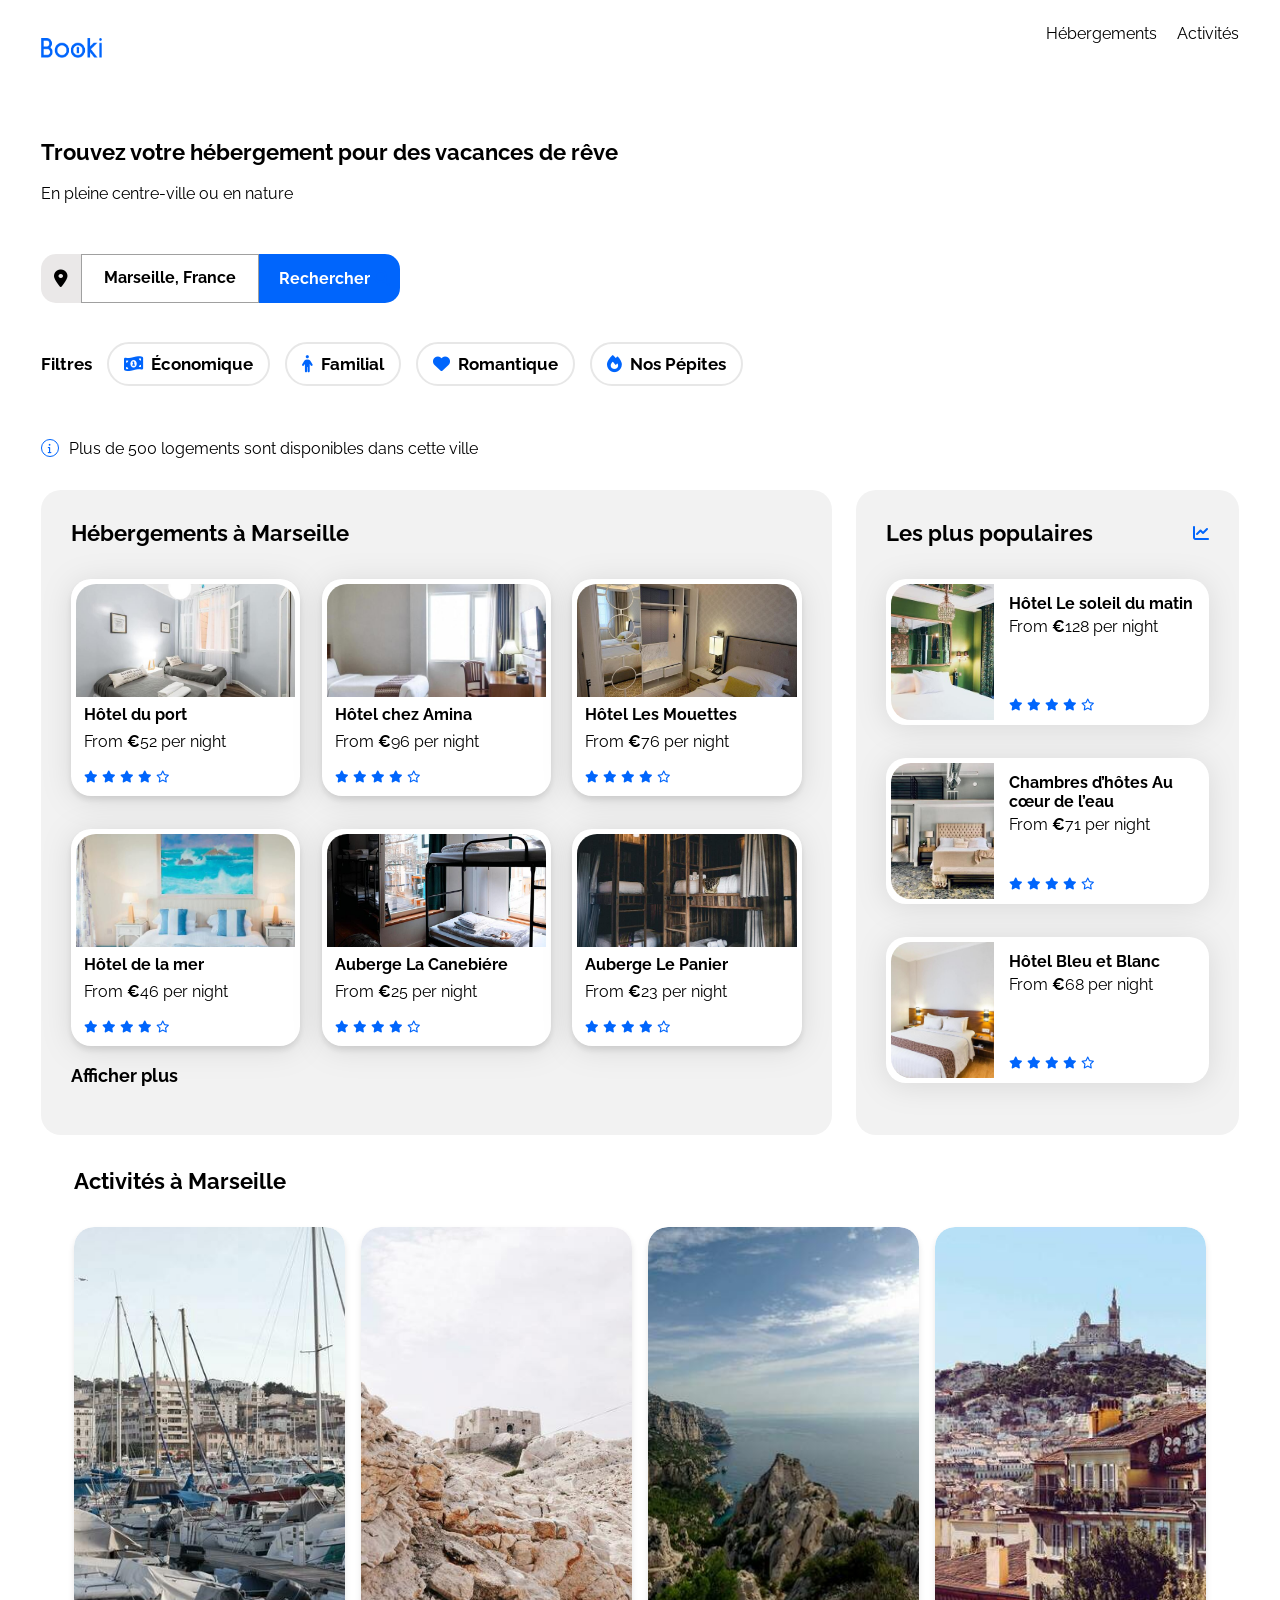
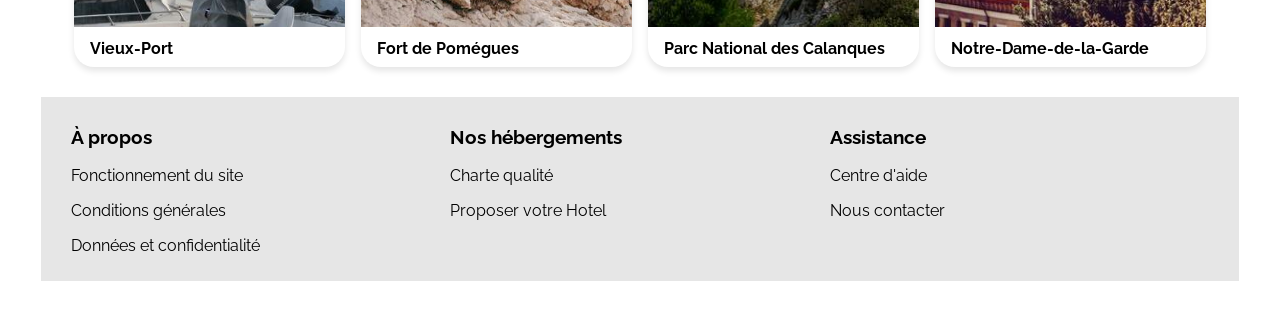
<file: EN-Booki-Starter-Code-main/index.html>
<!DOCTYPE html>
<html lang="fr">

<head>
    <meta charset="UTF-8">
    <meta name="viewport" content="width=device-width, initial-scale=1.0">
    <title>Booki</title>
    <link rel="preconnect" href="https://fonts.googleapis.com">
    <link rel="preconnect" href="https://fonts.gstatic.com" crossorigin>
    <link href="https://fonts.googleapis.com/css2?family=Raleway:wght@400;500;700&display=swap" rel="stylesheet">
    <link rel="stylesheet" href="https://cdnjs.cloudflare.com/ajax/libs/font-awesome/6.2.1/css/all.min.css"
        integrity="sha512-MV7K8+y+gLIBoVD59lQIYicR65iaqukzvf/nwasF0nqhPay5w/9lJmVM2hMDcnK1OnMGCdVK+iQrJ7lzPJQd1w=="
        crossorigin="anonymous" referrerpolicy="no-referrer" />
    <link rel="stylesheet" href="./css/style.css">
</head>

<body>

    <div class="nav-header">
        <header>
            <a href="#" class="logo">
                <img src="./images/logo/Booki.png" alt="Booki">
            </a>
        </header>
        <nav class="navbar">
            <ul class="nav-links">
                <li class="li-title"><a href="#">Hébergements</a></li>
                <li class="li-title"><a href="#">Activités</a></li>
            </ul>
        </nav>
    </div>
    <div class="main-container">
        <section class="search-section">
            <div class="title">
                <h1>
                    Trouvez votre hébergement pour des vacances de rêve
                </h1>
                <p>
                    En pleine centre-ville ou en nature
                </p>
            </div>

            <div class="search-bar">
                <div class="icon-box">
                    <i class="fa-solid fa-location-dot" style="color: #000000;"></i>
                </div>
                <input type="text" placeholder="Marseille, France">
                <button class="search-btn">
                    <span class="btn-text">Rechercher</span>
                    <i class="fa-solid fa-magnifying-glass search-icon"></i>
                </button>
            </div>

            <div class="filtres">
                <h2>
                    Filtres
                </h2>
                <ul class="filtres-list">

                    <li class="fltr-img"><a href="#"><i class="fa-solid fa-money-bill-1-wave"></i><b>Économique</b></a>
                    </li>

                    <li class="fltr-img"><a href="#"><i class="fa-solid fa-person"></i><b>Familial</b></a></li>

                    <li class="fltr-img"><a href="#"><i class="fa-solid fa-heart"></i><b>Romantique</b></a></li>

                    <li class="fltr-img"><a href="#"><i class="fa-solid fa-fire"></i><b>Nos Pépites</b></a></li>

                </ul>
            </div>

            <div class="info">
                <i class="fa-solid fa-info"></i>
                <p>
                    Plus de 500 logements sont disponibles dans cette ville
                </p>
            </div>
        </section>

        <main class="content-wrapper">
            <div class="accommodation-and-popular">
                <section class="accommodation">
                    <h3 class="section-title">Hébergements à Marseille</h3>
                    <div class="accommodation-cards">
                        <article class="card">
                            <a href="#">
                                <img src="./images/accommodation/fred-kleber.jpg" alt="Image of hotel room showing bed">
                                <div class="card-content">
                                    <div class="card-txt">
                                        <h3 class="card-title">Hôtel du port</h3>
                                        <p class="card-subtitle">From <span class="euro">€</span>52 per night</p>
                                    </div>
                                    <div class="card-rating">
                                        <i class="fa-xs fa-solid fa-star" aria-hidden="true"></i>
                                        <i class="fa-xs fa-solid fa-star" aria-hidden="true"></i>
                                        <i class="fa-xs fa-solid fa-star" aria-hidden="true"></i>
                                        <i class="fa-xs fa-solid fa-star" aria-hidden="true"></i>
                                        <i class="fa-xs fa-regular fa-star" aria-hidden="true"></i>
                                        <span class="sr-only">Rated 4 out of 5</span>
                                    </div>
                                </div>
                            </a>
                        </article>
                        <article class="card">
                            <a href="#">
                                <img src="./images/accommodation/febrian-zakaria.jpg"
                                    alt="Image of hotel room showing bed">
                                <div class="card-content">
                                    <div class="card-txt">
                                        <h3 class="card-title">Hôtel chez Amina</h3>
                                        <p class="card-subtitle">From <span class="euro">€</span>96 per night</p>
                                    </div>
                                    <div class="card-rating">
                                        <i class="fa-xs fa-solid fa-star" aria-hidden="true"></i>
                                        <i class="fa-xs fa-solid fa-star" aria-hidden="true"></i>
                                        <i class="fa-xs fa-solid fa-star" aria-hidden="true"></i>
                                        <i class="fa-xs fa-solid fa-star" aria-hidden="true"></i>
                                        <i class="fa-xs fa-regular fa-star" aria-hidden="true"></i>
                                        <span class="sr-only">Rated 4 out of 5</span>
                                    </div>
                                </div>
                            </a>
                        </article>
                        <article class="card">
                            <a href="#">
                                <img src="./images/accommodation/reisetopia.jpg" alt="Image of hotel room showing bed">
                                <div class="card-content">
                                    <div class="card-txt">
                                        <h3 class="card-title">Hôtel Les Mouettes</h3>
                                        <p class="card-subtitle">From <span class="euro">€</span>76 per night</p>
                                    </div>
                                    <div class="card-rating">
                                        <i class="fa-xs fa-solid fa-star" aria-hidden="true"></i>
                                        <i class="fa-xs fa-solid fa-star" aria-hidden="true"></i>
                                        <i class="fa-xs fa-solid fa-star" aria-hidden="true"></i>
                                        <i class="fa-xs fa-solid fa-star" aria-hidden="true"></i>
                                        <i class="fa-xs fa-regular fa-star" aria-hidden="true"></i>
                                        <span class="sr-only">Rated 4 out of 5</span>
                                    </div>
                                </div>
                            </a>
                        </article>
                        <article class="card">
                            <a href="#">
                                <img src="./images/accommodation/annie-spratt.jpg"
                                    alt="Image of hotel room showing bed">
                                <div class="card-content">
                                    <div class="card-txt">
                                        <h3 class="card-title">Hôtel de la mer</h3>
                                        <p class="card-subtitle">From <span class="euro">€</span>46 per night</p>
                                    </div>
                                    <div class="card-rating">
                                        <i class="fa-xs fa-solid fa-star" aria-hidden="true"></i>
                                        <i class="fa-xs fa-solid fa-star" aria-hidden="true"></i>
                                        <i class="fa-xs fa-solid fa-star" aria-hidden="true"></i>
                                        <i class="fa-xs fa-solid fa-star" aria-hidden="true"></i>
                                        <i class="fa-xs fa-regular fa-star" aria-hidden="true"></i>
                                        <span class="sr-only">Rated 4 out of 5</span>
                                    </div>
                                </div>
                            </a>
                        </article>
                        <article class="card">
                            <a href="#">
                                <img src="./images/accommodation/marcus-loke.jpg" alt="Image of hotel room showing bed">
                                <div class="card-content">
                                    <div class="card-txt">
                                        <h3 class="card-title">Auberge La Canebiére</h3>
                                        <p class="card-subtitle">From <span class="euro">€</span>25 per night</p>
                                    </div>
                                    <div class="card-rating">
                                        <i class="fa-xs fa-solid fa-star" aria-hidden="true"></i>
                                        <i class="fa-xs fa-solid fa-star" aria-hidden="true"></i>
                                        <i class="fa-xs fa-solid fa-star" aria-hidden="true"></i>
                                        <i class="fa-xs fa-solid fa-star" aria-hidden="true"></i>
                                        <i class="fa-xs fa-regular fa-star" aria-hidden="true"></i>
                                        <span class="sr-only">Rated 4 out of 5</span>
                                    </div>
                                </div>
                            </a>
                        </article>
                        <article class="card">
                            <a href="#">
                                <img src="./images/accommodation/nicate-lee.jpg" alt="Image of hotel room showing bed">
                                <div class="card-content">
                                    <div class="card-txt">
                                        <h3 class="card-title">Auberge Le Panier</h3>
                                        <p class="card-subtitle">From <span class="euro">€</span>23 per night</p>
                                    </div>
                                    <div class="card-rating">
                                        <i class="fa-xs fa-solid fa-star" aria-hidden="true"></i>
                                        <i class="fa-xs fa-solid fa-star" aria-hidden="true"></i>
                                        <i class="fa-xs fa-solid fa-star" aria-hidden="true"></i>
                                        <i class="fa-xs fa-solid fa-star" aria-hidden="true"></i>
                                        <i class="fa-xs fa-regular fa-star" aria-hidden="true"></i>
                                        <span class="sr-only">Rated 4 out of 5</span>
                                    </div>
                                </div>
                            </a>
                        </article>
                    </div>
                    <h3 class="see-more"><a href="#">Afficher plus</a></h3>
                </section>
                <section class="popular">
                    <div class="popular-title">
                        <h3 class="section-title">Les plus populaires</h3>
                        <i class="fa-solid fa-chart-line" aria-hidden="true"></i>
                    </div>
                    <div class="popular-cards">
                        <article class="card">
                            <a href="#">
                            <img src="./images/accommodation/emile-guillemot.jpg" alt="Image of hotel room showing bed">
                            <div class="card-content">
                                <div class="card-txt">
                                    <h3 class="card-title">Hôtel Le soleil du matin</h3>
                                    <p class="card-subtitle">From <span class="euro">€</span>128 per night</p>
                                </div>
                                <div class="card-rating">
                                    <i class="fa-xs fa-solid fa-star" aria-hidden="true"></i>
                                    <i class="fa-xs fa-solid fa-star" aria-hidden="true"></i>
                                    <i class="fa-xs fa-solid fa-star" aria-hidden="true"></i>
                                    <i class="fa-xs fa-solid fa-star" aria-hidden="true"></i>
                                    <i class="fa-xs fa-regular fa-star" aria-hidden="true"></i>
                                    <span class="sr-only">Rated 4 out of 5</span>
                                </div>
                            </div>
                            </a>
                        </article>
                        <article class="card">
                            <a href="#">
                            <img src="./images/accommodation/aw-creative.jpg" alt="Image of hotel room showing bed">
                            <div class="card-content">
                                <div class="card-txt">
                                    <h3 class="card-title">Chambres d’hôtes Au cœur de l’eau</h3>
                                    <p class="card-subtitle">From <span class="euro">€</span>71 per night</p>
                                </div>
                                <div class="card-rating">
                                    <i class="fa-xs fa-solid fa-star" aria-hidden="true"></i>
                                    <i class="fa-xs fa-solid fa-star" aria-hidden="true"></i>
                                    <i class="fa-xs fa-solid fa-star" aria-hidden="true"></i>
                                    <i class="fa-xs fa-solid fa-star" aria-hidden="true"></i>
                                    <i class="fa-xs fa-regular fa-star" aria-hidden="true"></i>
                                    <span class="sr-only">Rated 4 out of 5</span>
                                </div>
                            </div>
                            </a>
                        </article>
                        <article class="card">
                            <a href="#">
                            <img src="./images/accommodation/febrian-zakaria2.jpg"
                                alt="Image of hotel room showing bed">
                            <div class="card-content">
                                <div class="card-txt">
                                    <h3 class="card-title">Hôtel Bleu et Blanc</h3>
                                    <p class="card-subtitle">From <span class="euro">€</span>68 per night</p>
                                </div>
                                <div class="card-rating">
                                    <i class="fa-xs fa-solid fa-star" aria-hidden="true"></i>
                                    <i class="fa-xs fa-solid fa-star" aria-hidden="true"></i>
                                    <i class="fa-xs fa-solid fa-star" aria-hidden="true"></i>
                                    <i class="fa-xs fa-solid fa-star" aria-hidden="true"></i>
                                    <i class="fa-xs fa-regular fa-star" aria-hidden="true"></i>
                                    <span class="sr-only">Rated 4 out of 5</span>
                                </div>
                            </div>
                            </a>
                        </article>
                    </div>
                </section>
            </div>
        </main>

        <section class="activities">

            <h2 class="section-title">
                Activités à Marseille
            </h2>

            <div class="activities-cards">

                <article class="activity-card">
                    <a href="#">
                        <img src="./images/activites/reno-laithienne.jpg"
                            alt="Image montrant une activité de visite guidée en bateau">
                        <h3 class="card-title">
                            Vieux-Port
                        </h3>
                    </a>
                </article>

                <article class="activity-card">
                    <a href="#">
                        <img src="./images/activites/paul-hermann.jpg"
                            alt="Image montrant une activité de visite guidée en bateau">
                        <h3 class="card-title">
                            Fort de Pomégues
                        </h3>
                    </a>
                </article>

                <article class="activity-card">
                    <a href="#">
                        <img src="./images/activites/kilyan-sockalingum.jpg"
                            alt="Image montrant une activité de visite guidée en bateau">
                        <h3 class="card-title">
                            Parc National des Calanques
                        </h3>
                    </a>
                </article>

                <article class="activity-card">
                    <a href="#">
                        <img src="./images/activites/florian-wehde.jpg"
                            alt="Image montrant une activité de visite guidée en bateau">
                        <h3 class="card-title">
                            Notre-Dame-de-la-Garde
                        </h3>
                    </a>
                </article>
            </div>
        </section>

        <footer>
            <div class="footer">
                <div class="footer-content">
                    <h3>
                        À propos
                    </h3>
                    <a href="#">
                        <p>
                            Fonctionnement du site
                        </p>
                    </a>
                    <a href="#">
                        <p>
                            Conditions générales
                        </p>
                    </a>
                    <a href="#">
                        <p>
                            Données et confidentialité
                        </p>
                    </a>
                </div>
                <div class="footer-content">
                    <h3>
                        Nos hébergements
                    </h3>
                    <a href="#">
                        <p>
                            Charte qualité
                        </p>
                    </a>
                    <a href="#">
                        <p>
                            Proposer votre Hotel
                        </p>
                    </a>
                </div>
                <div class="footer-content">
                    <h3>
                        Assistance
                    </h3>
                    <a href="#">
                        <p>
                            Centre d'aide
                        </p>
                    </a>
                    <a href="#">
                        <p>
                            Nous contacter
                        </p>
                    </a>
                </div>
            </div>
        </footer>
    </div>
</body>

</html>
</file>
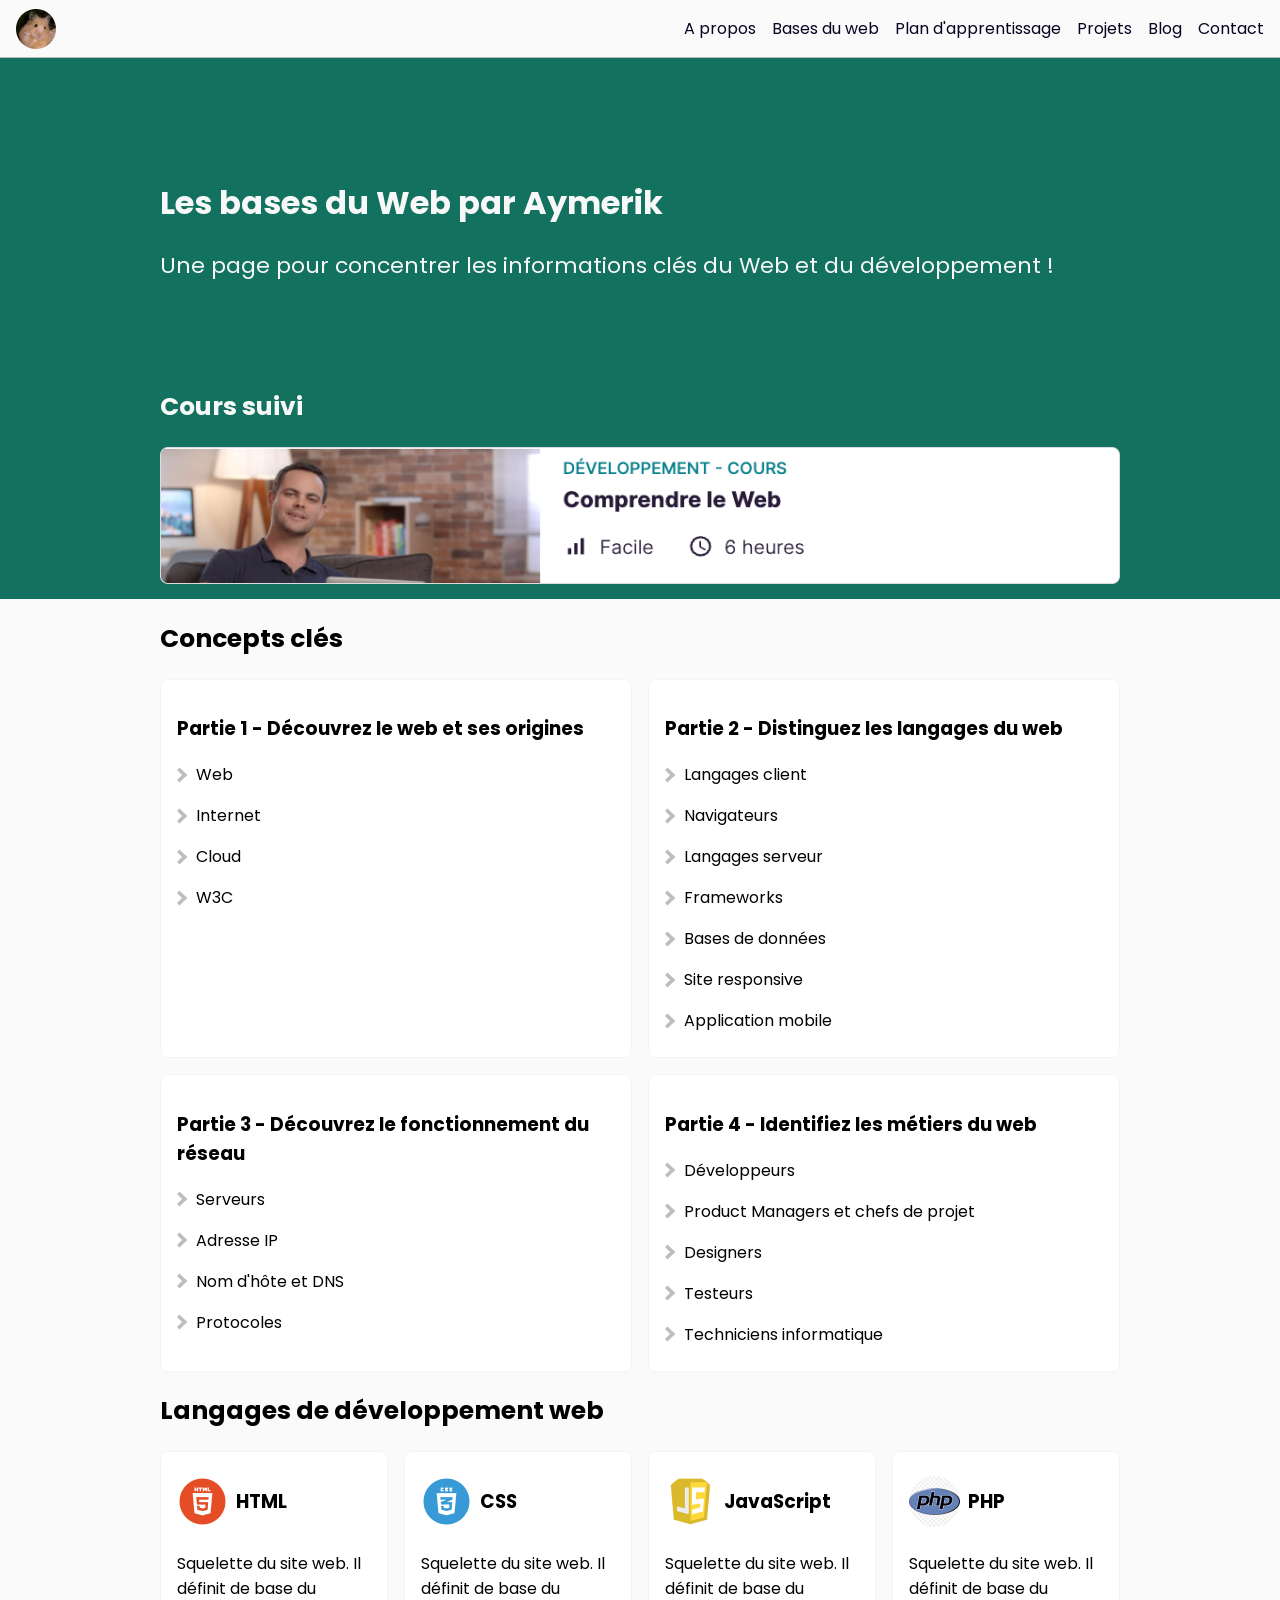
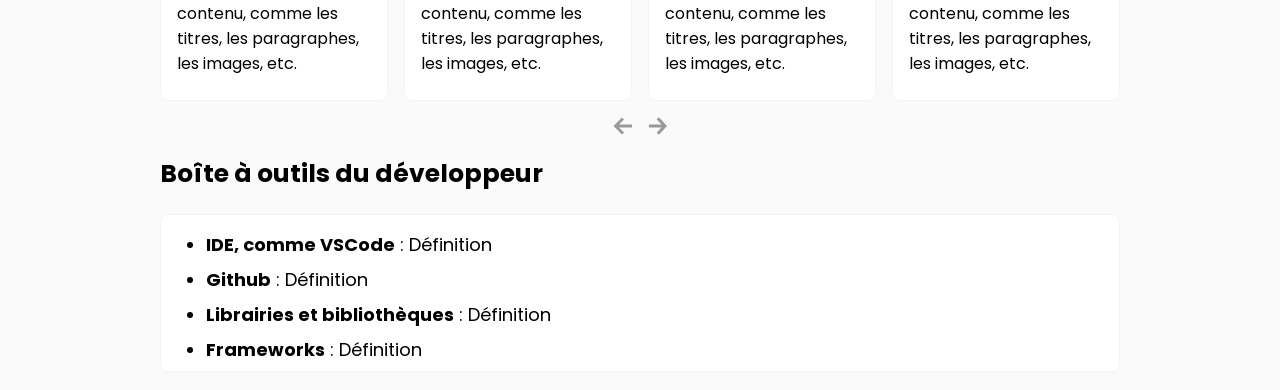
<file: webinaire-HTML-CSS-JS/index.html>
<!DOCTYPE html>
<html lang="fr">
<head>
    <meta charset="UTF-8">
    <meta name="viewport" content="width=device-width, initial-scale=1.0">
    <title>Mon tableau de bord</title>
    <link rel="stylesheet" href="style.css">
</head>
<body>
    <nav>
        <img src="img/avatar.png" alt="Avatar">

        <ul id="menu">
            <li><a href="#">A propos</a></li>
            <li><a href="#">Bases du web</a></li>
            <li><a href="#">Plan d'apprentissage</a></li>
            <li><a href="#">Projets</a></li>
            <li><a href="#">Blog</a></li>
            <li><a href="#">Contact</a></li>
        </ul>
    </nav>

    <header>
        <div class="header-content">
            <h1>Les bases du Web par Aymerik</h1>
            <p class="subtitle">Une page pour concentrer les informations clés du Web et du développement !</p>

            <h2 class="title-header">Cours suivi</h2>
            <img class="course-image" src="img/cours.png" alt="Cours Comprendre le web">
        </div>
    </header>

    <section id="concepts">
        <h2>Concepts clés</h2>

        <div class="flex-concepts">
            <article class="card">
                <h3>Partie 1 - Découvrez le web et ses origines</h3>
                <div class="definition">
                    <div class="title-definition">
                        <img src="img/ferme.png" alt="Ouvrir la définition">
                        <h4>Web</h4>
                    </div>
                    <p class="content-definition">Contenu définition</p>
                </div>
                <div class="definition">
                    <div class="title-definition">
                        <img src="img/ferme.png" alt="Ouvrir la définition">
                        <h4>Internet</h4>
                    </div>
                    <p class="content-definition">Contenu définition</p>
                </div>
                <div class="definition">
                    <div class="title-definition">
                        <img src="img/ferme.png" alt="Ouvrir la définition">
                        <h4>Cloud</h4>
                    </div>
                    <p class="content-definition">Contenu définition</p>
                </div>
                <div class="definition">
                    <div class="title-definition">
                        <img src="img/ferme.png" alt="Ouvrir la définition">
                        <h4>W3C</h4>
                    </div>
                    <p class="content-definition">Contenu définition</p>
                </div>
            </article>
            <article class="card">
                <h3>Partie 2 - Distinguez les langages du web</h3>
                <div class="definition">
                    <div class="title-definition">
                        <img src="img/ferme.png" alt="Ouvrir la définition">
                        <h4>Langages client</h4>
                    </div>
                    <p class="content-definition">Contenu définition</p>
                </div>
                <div class="definition">
                    <div class="title-definition">
                        <img src="img/ferme.png" alt="Ouvrir la définition">
                        <h4>Navigateurs</h4>
                    </div>
                    <p class="content-definition">Contenu définition</p>
                </div>
                <div class="definition">
                    <div class="title-definition">
                        <img src="img/ferme.png" alt="Ouvrir la définition">
                        <h4>Langages serveur</h4>
                    </div>
                    <p class="content-definition">Contenu définition</p>
                </div>
                <div class="definition">
                    <div class="title-definition">
                        <img src="img/ferme.png" alt="Ouvrir la définition">
                        <h4>Frameworks</h4>
                    </div>
                    <p class="content-definition">Contenu définition</p>
                </div>
                <div class="definition">
                    <div class="title-definition">
                        <img src="img/ferme.png" alt="Ouvrir la définition">
                        <h4>Bases de données</h4>
                    </div>
                    <p class="content-definition">Contenu définition</p>
                </div>
                <div class="definition">
                    <div class="title-definition">
                        <img src="img/ferme.png" alt="Ouvrir la définition">
                        <h4>Site responsive</h4>
                    </div>
                    <p class="content-definition">Contenu définition</p>
                </div>
                <div class="definition">
                    <div class="title-definition">
                        <img src="img/ferme.png" alt="Ouvrir la définition">
                        <h4>Application mobile</h4>
                    </div>
                    <p class="content-definition">Contenu définition</p>
                </div>
            </article>
            <article class="card">
                <h3>Partie 3 - Découvrez le fonctionnement du réseau</h3>
                <div class="definition">
                    <div class="title-definition">
                        <img src="img/ferme.png" alt="Ouvrir la définition">
                        <h4>Serveurs</h4>
                    </div>
                    <p class="content-definition">Contenu définition</p>
                </div>
                <div class="definition">
                    <div class="title-definition"> 
                        <img src="img/ferme.png" alt="Ouvrir la définition">
                        <h4>Adresse IP</h4>
                    </div>
                    <p class="content-definition">Contenu définition</p>
                </div>
                <div class="definition">
                    <div class="title-definition">
                        <img src="img/ferme.png" alt="Ouvrir la définition">
                        <h4>Nom d'hôte et DNS</h4>
                    </div>
                    <p class="content-definition">Contenu définition</p>
                </div>
                <div class="definition">
                    <div class="title-definition">
                        <img src="img/ferme.png" alt="Ouvrir la définition">
                        <h4>Protocoles</h4>
                    </div>
                    <p class="content-definition">Contenu définition</p>
                </div>
            </article>
            <article class="card">
                <h3>Partie 4 - Identifiez les métiers du web</h3>
                <div class="definition">
                    <div class="title-definition">
                        <img src="img/ferme.png" alt="Ouvrir la définition">
                        <h4>Développeurs</h4>
                    </div>
                    <p class="content-definition">Contenu définition</p>
                </div>
                <div class="definition">
                    <div class="title-definition">
                        <img src="img/ferme.png" alt="Ouvrir la définition">
                        <h4>Product Managers et chefs de projet</h4>
                    </div>
                    <p class="content-definition">Contenu définition</p>
                </div>
                <div class="definition">
                    <div class="title-definition">
                        <img src="img/ferme.png" alt="Ouvrir la définition">
                        <h4>Designers</h4>
                    </div>
                    <p class="content-definition">Contenu définition</p>
                </div>
                <div class="definition">
                    <div class="title-definition">
                        <img src="img/ferme.png" alt="Ouvrir la définition">
                        <h4>Testeurs</h4>
                    </div>
                    <p class="content-definition">Contenu définition</p>
                </div>
                <div class="definition">
                    <div class="title-definition">
                        <img src="img/ferme.png" alt="Ouvrir la définition">
                        <h4>Techniciens informatique</h4>
                    </div>
                    <p class="content-definition">Contenu définition</p>
                </div>
            </article>
        </div>
    </section>
    
    <section id="languages">
        <h2>Langages de développement web</h2>

        <div class="flex-languages">
            <div class="languages-content">
                <article class="card">
                    <div class="language-title">
                        <img src="img/html.png" alt="HTML">
                        <h3>HTML</h3>
                    </div>
                    <p>Squelette du site web. Il définit de base du contenu, comme les titres, les paragraphes, les images, etc.</p>
                </article>
                <article class="card">
                    <div class="language-title">
                        <img src="img/css.png" alt="CSS">
                        <h3>CSS</h3>
                    </div>
                    <p>Squelette du site web. Il définit de base du contenu, comme les titres, les paragraphes, les images, etc.</p>
                </article>
                <article class="card">
                    <div class="language-title">
                        <img src="img/js.png" alt="JavaScript">
                        <h3>JavaScript</h3>
                    </div>
                    <p>Squelette du site web. Il définit de base du contenu, comme les titres, les paragraphes, les images, etc.</p>
                </article>
                <article class="card">
                    <div class="language-title">
                        <img src="img/php.png" alt="PHP">
                        <h3>PHP</h3>
                    </div>
                    <p>Squelette du site web. Il définit de base du contenu, comme les titres, les paragraphes, les images, etc.</p>
                </article>
                <article class="card">
                    <div class="language-title">
                        <img src="img/python.png" alt="Python">
                        <h3>Python</h3>
                    </div>
                    <p>Squelette du site web. Il définit de base du contenu, comme les titres, les paragraphes, les images, etc.</p>
                </article>
                <article class="card">
                    <div class="language-title">
                        <img src="img/c.png" alt="C#">
                        <h3>C#</h3>
                    </div>
                    <p>Squelette du site web. Il définit de base du contenu, comme les titres, les paragraphes, les images, etc.</p>
                </article>
                <article class="card">
                    <div class="language-title">
                        <img src="img/java.png" alt="Java">
                        <h3>Java</h3>
                    </div>
                    <p>Squelette du site web. Il définit de base du contenu, comme les titres, les paragraphes, les images, etc.</p>
                </article>
                <article class="card">
                    <div class="language-title">
                        <img src="img/sql.png" alt="SQL">
                        <h3>SQL</h3>
                    </div>
                    <p>Squelette du site web. Il définit de base du contenu, comme les titres, les paragraphes, les images, etc.</p>
                </article>
            </div>
        </div>
        <div class="slider-arrows">
            <img src="img/gauche.png" alt="Précédent" id="left">
            <img src="img/droite.png" alt="Suivant" id="right">
        </div>
    </section>

    <section id="tools">
        <h2>Boîte à outils du développeur</h2>

        <ul class="card">
            <li><strong>IDE, comme VSCode</strong> : Définition</li>
            <li><strong>Github</strong> : Définition</li>
            <li><strong>Librairies et bibliothèques</strong> : Définition</li>
            <li><strong>Frameworks</strong> : Définition</li>
        </ul>
    </section>
    <script src="script.js"></script>
</body>
</html>
</file>
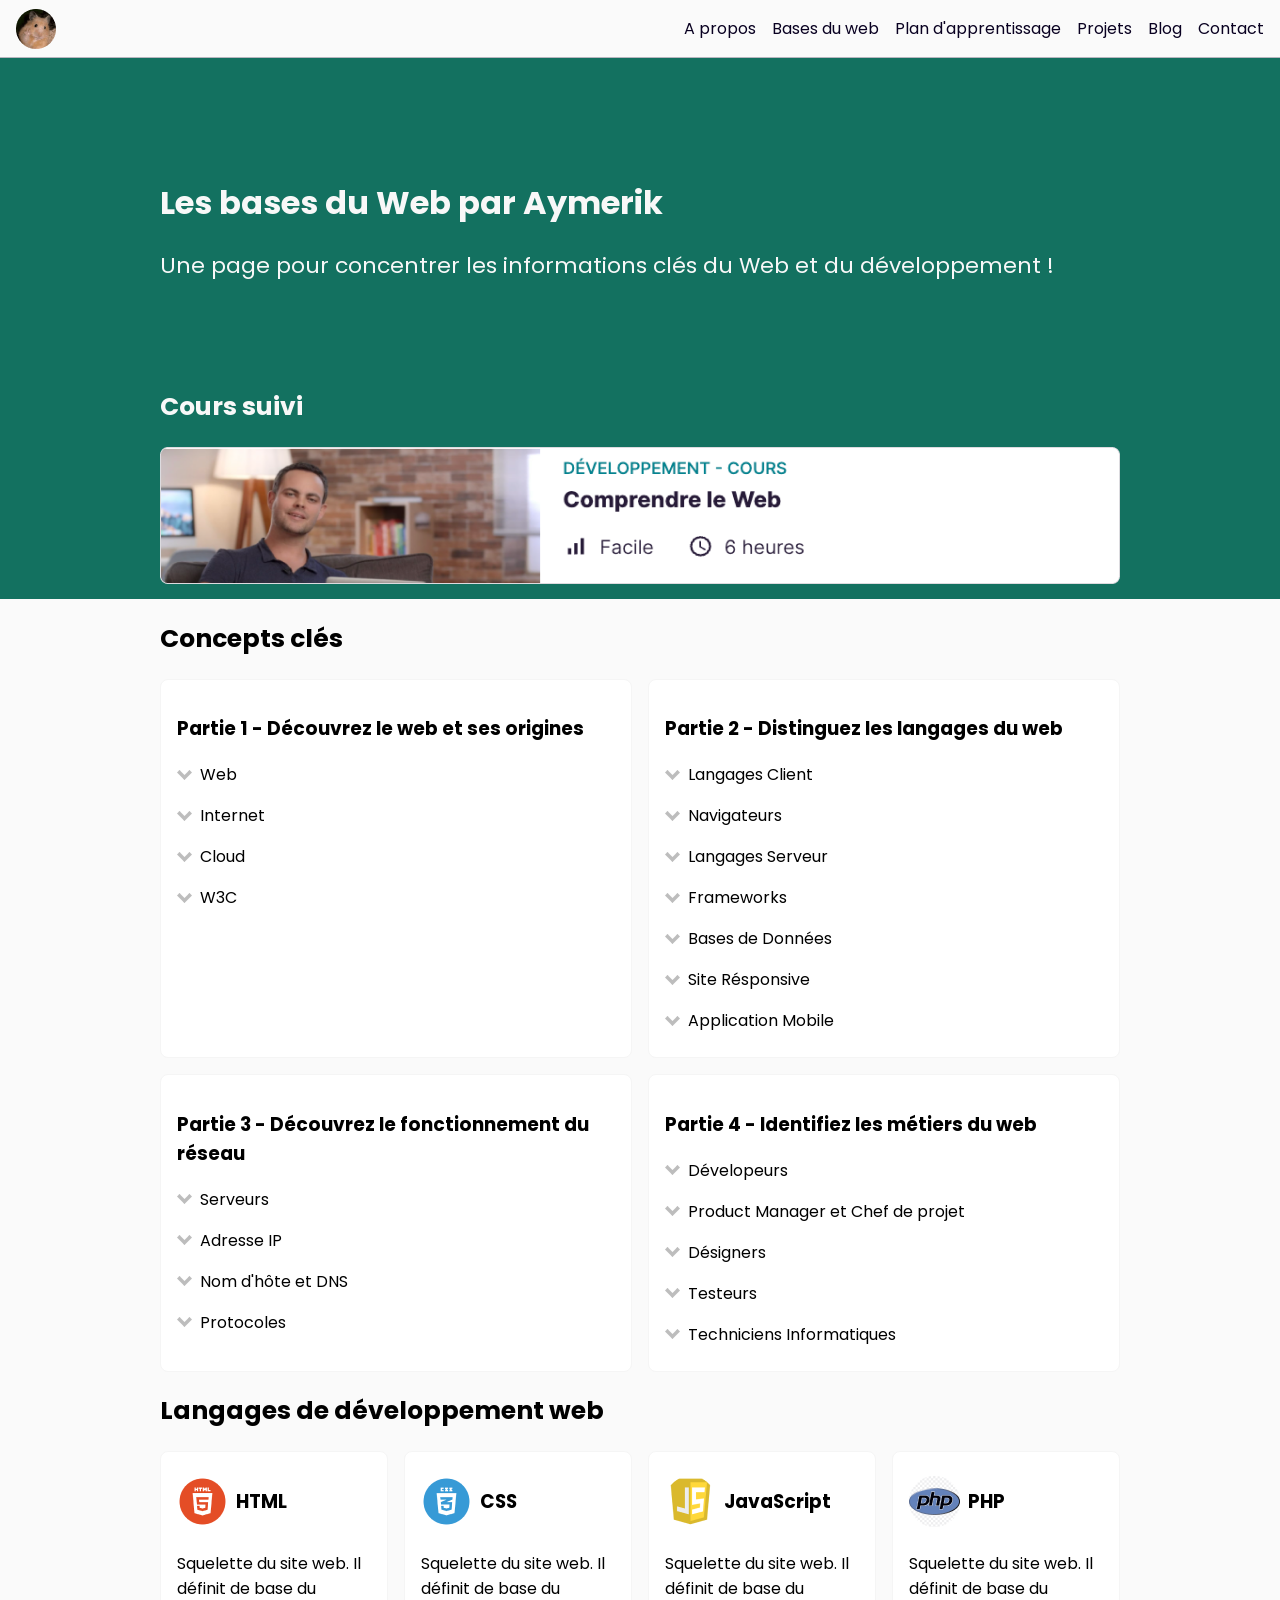
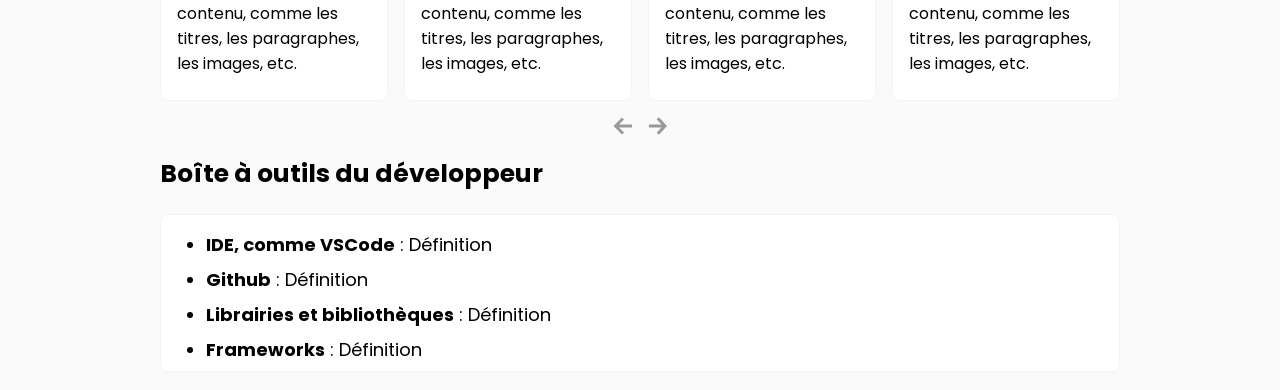
<file: webinaire-HTML/index.html>
<!DOCTYPE html>
<html lang="fr">

<head>
    <meta charset="UTF-8">
    <meta name="viewport" content="width=device-width, initial-scale=1.0">
    <title>Mon tableau de bord</title>
    <link rel="stylesheet" href="style.css">
</head>

<body>
    <nav>
        <img src="img/avatar.png" alt="Avatar">

        <ul id="menu">
            <li><a href="#">A propos</a></li>
            <li><a href="#">Bases du web</a></li>
            <li><a href="#">Plan d'apprentissage</a></li>
            <li><a href="#">Projets</a></li>
            <li><a href="#">Blog</a></li>
            <li><a href="#">Contact</a></li>
        </ul>
    </nav>

    <header>
        <div class="header-content">
            <h1>Les bases du Web par Aymerik</h1>
            <p class="subtitle">Une page pour concentrer les informations clés du Web et du développement !</p>

            <h2 class="title-header">Cours suivi</h2>
            <img class="course-image" src="img/cours.png" alt="Cours Comprendre le web">
        </div>
    </header>

    <section id="concepts">
        <h2>Concepts clés</h2>

        <div class="flex-concepts">
            <article class="card">
                <h3>Partie 1 - Découvrez le web et ses origines</h3>
                <div class="definition">
                    <div class="title-definition">
                        <img src="img/ferme.png" alt="Ouvrir la définition">
                        <h4>Web</h4>
                    </div>
                    <p class="content-definition">Contenu Définition</p>
                </div>
                <div class="definition">
                    <div class="title-definition">
                        <img src="img/ferme.png" alt="Ouvrir la définition">
                        <h4>Internet</h4>
                    </div>
                    <p class="content-definition">Contenu Définition</p>
                </div>
                <div class="definition">
                    <div class="title-definition">
                        <img src="img/ferme.png" alt="Ouvrir la définition">
                        <h4>Cloud</h4>
                    </div>
                    <p class="content-definition">Contenu Définition</p>
                </div>
                <div class="definition">
                    <div class="title-definition">
                        <img src="img/ferme.png" alt="Ouvrir la définition">
                        <h4>W3C</h4>
                    </div>
                    <p class="content-definition">Contenu Définition</p>
                </div>
            </article>

            <article class="card">
                <h3>Partie 2 - Distinguez les langages du web</h3>
                <div class="definition">
                    <div class="title-definition">
                        <img src="img/ferme.png" alt="Ouvrir la définition">
                        <h4>Langages Client</h4>
                    </div>
                    <p class="content-definition">Contenu Définition</p>
                </div>
                <div class="definition">
                    <div class="title-definition">
                        <img src="img/ferme.png" alt="Ouvrir la définition">
                        <h4>Navigateurs</h4>
                    </div>
                    <p class="content-definition">Contenu Définition</p>
                </div>
                <div class="definition">
                    <div class="title-definition">
                        <img src="img/ferme.png" alt="Ouvrir la définition">
                        <h4>Langages Serveur</h4>
                    </div>
                    <p class="content-definition">Contenu Définition</p>
                </div>
                <div class="definition">
                    <div class="title-definition">
                        <img src="img/ferme.png" alt="Ouvrir la définition">
                        <h4>Frameworks</h4>
                    </div>
                    <p class="content-definition">Contenu Définition</p>
                </div>
                <div class="definition">
                    <div class="title-definition">
                        <img src="img/ferme.png" alt="Ouvrir la définition">
                        <h4>Bases de Données</h4>
                    </div>
                    <p class="content-definition">Contenu Définition</p>
                </div>
                <div class="definition">
                    <div class="title-definition">
                        <img src="img/ferme.png" alt="Ouvrir la définition">
                        <h4>Site Résponsive</h4>
                    </div>
                    <p class="content-definition">Contenu Définition</p>
                </div>
                <div class="definition">
                    <div class="title-definition">
                        <img src="img/ferme.png" alt="Ouvrir la définition">
                        <h4>Application Mobile</h4>
                    </div>
                    <p class="content-definition">Contenu Définition</p>
                </div>
            </article>

            <article class="card">
                <h3>Partie 3 - Découvrez le fonctionnement du réseau</h3>
                <div class="definition">
                    <div class="title-definition">
                        <img src="img/ferme.png" alt="Ouvrir la définition">
                        <h4>Serveurs</h4>
                    </div>
                    <p class="content-definition">Contenu Définition</p>
                </div>
                <div class="definition">
                    <div class="title-definition">
                        <img src="img/ferme.png" alt="Ouvrir la définition">
                        <h4>Adresse IP</h4>
                    </div>
                    <p class="content-definition">Contenu Définition</p>
                </div>
                <div class="definition">
                    <div class="title-definition">
                        <img src="img/ferme.png" alt="Ouvrir la définition">
                        <h4>Nom d'hôte et DNS</h4>
                    </div>
                    <p class="content-definition">Contenu Définition</p>
                </div>
                <div class="definition">
                    <div class="title-definition">
                        <img src="img/ferme.png" alt="Ouvrir la définition">
                        <h4>Protocoles</h4>
                    </div>
                    <p class="content-definition">Contenu Définition</p>
                </div>
            </article>

            <article class="card">
                <h3>Partie 4 - Identifiez les métiers du web</h3>

                <div class="definition">
                    <div class="title-definition">
                        <img src="img/ferme.png" alt="Ouvrir la définition">
                        <h4>Dévelopeurs</h4>
                    </div>
                    <p class="content-definition">Contenu Définition</p>
                </div>
                <div class="definition">
                    <div class="title-definition">
                        <img src="img/ferme.png" alt="Ouvrir la définition">
                        <h4>Product Manager et Chef de projet</h4>
                    </div>
                    <p class="content-definition">Contenu Définition</p>
                </div>
                <div class="definition">
                    <div class="title-definition">
                        <img src="img/ferme.png" alt="Ouvrir la définition">
                        <h4>Désigners</h4>
                    </div>
                    <p class="content-definition">Contenu Définition</p>
                </div>
                <div class="definition">
                    <div class="title-definition">
                        <img src="img/ferme.png" alt="Ouvrir la définition">
                        <h4>Testeurs</h4>
                    </div>
                    <p class="content-definition">Contenu Définition</p>
                </div>
                <div class="definition">
                    <div class="title-definition">
                        <img src="img/ferme.png" alt="Ouvrir la définition">
                        <h4>Techniciens Informatiques</h4>
                    </div>
                    <p class="content-definition">Contenu Définition</p>
                </div>
            </article>
        </div>
    </section>

    <section id="languages">
        <h2>Langages de développement web</h2>

        <div class="flex-languages">
            <div class="languages-content">
                <article class="card">
                    <div class="language-title">
                        <img src="img/html.png" alt="HTML">
                        <h3>HTML</h3>
                    </div>
                    <p>Squelette du site web. Il définit de base du contenu, comme les titres, les paragraphes, les
                        images, etc.</p>
                </article>
                <article class="card">
                    <div class="language-title">
                        <img src="img/css.png" alt="CSS">
                        <h3>CSS</h3>
                    </div>
                    <p>Squelette du site web. Il définit de base du contenu, comme les titres, les paragraphes, les
                        images, etc.</p>
                </article>
                <article class="card">
                    <div class="language-title">
                        <img src="img/js.png" alt="JavaScript">
                        <h3>JavaScript</h3>
                    </div>
                    <p>Squelette du site web. Il définit de base du contenu, comme les titres, les paragraphes, les
                        images, etc.</p>
                </article>
                <article class="card">
                    <div class="language-title">
                        <img src="img/php.png" alt="PHP">
                        <h3>PHP</h3>
                    </div>
                    <p>Squelette du site web. Il définit de base du contenu, comme les titres, les paragraphes, les
                        images, etc.</p>
                </article>
                <article class="card">
                    <div class="language-title">
                        <img src="img/python.png" alt="Python">
                        <h3>Python</h3>
                    </div>
                    <p>Squelette du site web. Il définit de base du contenu, comme les titres, les paragraphes, les
                        images, etc.</p>
                </article>
                <article class="card">
                    <div class="language-title">
                        <img src="img/c.png" alt="C#">
                        <h3>C#</h3>
                    </div>
                    <p>Squelette du site web. Il définit de base du contenu, comme les titres, les paragraphes, les
                        images, etc.</p>
                </article>
                <article class="card">
                    <div class="language-title">
                        <img src="img/java.png" alt="Java">
                        <h3>Java</h3>
                    </div>
                    <p>Squelette du site web. Il définit de base du contenu, comme les titres, les paragraphes, les
                        images, etc.</p>
                </article>
                <article class="card">
                    <div class="language-title">
                        <img src="img/sql.png" alt="SQL">
                        <h3>SQL</h3>
                    </div>
                    <p>Squelette du site web. Il définit de base du contenu, comme les titres, les paragraphes, les
                        images, etc.</p>
                </article>
            </div>
        </div>
        <div class="slider-arrows">
            <img src="img/gauche.png" alt="Précedent" id="left" />
            <img src="img/droite.png" alt="Suivant" id="right" />
        </div>
    </section>

    <section id="tools">
        <h2>Boîte à outils du développeur</h2>

        <ul class="card">
            <li><strong>IDE, comme VSCode</strong> : Définition</li>
            <li><strong>Github</strong> : Définition</li>
            <li><strong>Librairies et bibliothèques</strong> : Définition</li>
            <li><strong>Frameworks</strong> : Définition</li>
        </ul>
    </section>

    <script src="script.js"></script>
</body>

</html>
</file>
<file: EN-Booki-Starter-Code-main/css/style.css>
/****** General ***********/
* {
    font-family: 'Raleway', sans-serif;
}

:root {
    --main-color: #0065FC;
    --main-bg-color: #F2F2F2;
    --filter-bg-color: #DEEBFF;
}

.fa-solid,
.fa-regular {
    color: var(--main-color);
}

body {
    display: flex;
    flex-direction: column;
    justify-content: center;
}

.main-container,
footer {
    max-width: 1440px;
    margin: 0 auto;
    padding: 0;
    box-sizing: border-box;
}

/****** Navigation Header ***********/

.nav-header {
    height: 80px;
    display: flex;
    justify-content: space-between;
    align-items: flex-start;
    padding-left: 0;
    padding-right: 0;
}

header {
    margin: 10px 33px;
}

.navbar {
    display: flex;
    justify-content: space-between;
    align-items: flex-start;
}

.logo img {
    width: 61px;
    height: 20px;
    padding: 20px 0;
}

.nav-links {
    display: flex;
    list-style: none;
    height: 35px;
    gap: 20px;
    padding: 0 33px;

}

.nav-links a {
    text-decoration: none;
    color: black;
    font-weight: 400;
    font-size: 16px;
    padding-top: 10px;

}

.nav-links a:hover {
    color: var(--main-color);
    transition: color 0.3s;
    border-top: 2px solid var(--main-color);
}

/****** Main Container ***********/

.main-container {
    width: 100%;
    padding: 33px;
}

.section-title {
    margin: 0;
    font-size: 22px;
}

/****** Search Section *******/

.search-section {
    display: flex;
    flex-direction: column;
    gap: 35px;
}

.title h1 {
    font-size: 22px;
    font-weight: 700;
}

.search-bar {
    display: flex;
    width: 377px;
    height: 49px;
}

.icon-box {
    background-color: rgb(234, 232, 232);
    width: 40px;
    border-radius: 15px 0 0 15px;
}

.icon-box i {
    color: var(--main-color);
    font-size: 18px;
    line-height: 49px;
    text-align: center;
    display: block;
}

.search-bar input::placeholder {
    color: black;
    font-size: 16px;
    opacity: 1;
}

.search-bar input {
    text-align: center;
    font-weight: 700;
    border: #a0a0a0 0.5px solid;
}

.search-btn {
    background-color: var(--main-color);
    color: white;
    font-size: 16px;
    font-weight: 700;
    border: none;
    border-radius: 0 15px 15px 0;
    padding: 0 10px 0 20px;
    cursor: pointer;
}

.search-btn:hover {
    box-shadow: 0px 4px 6px rgba(0, 0, 0, 0.1);
}

.btn-text {
    text-align: center;
}

/****** Filter Section ***********/

.filtres {
    display: flex;
    height: 50px;
    align-items: baseline;
}

.filtres h2 {
    font-size: 17px;
    font-weight: 700;
}

.filtres-list {
    display: flex;
    list-style: none;
    gap: 15px;
    padding-left: 15px;
}

.fltr-img a {
    text-decoration: none;
}

.filtres-list a {
    text-decoration: none;
    color: black;
    font-size: 17px;
    font-weight: 700;
    border: 2px solid rgb(231, 231, 231);
    border-radius: 25px;
    padding: 10px 15px;
}

.fltr-img i {
    padding-right: 8px;
}

.filtres-list a:hover {
    background-color: var(--filter-bg-color);
    transition: all 0.3s;
    box-shadow: 0px 4px 6px rgba(0, 0, 0, 0.1);
}

.info {
    display: inline-flex;
    align-items: center;
    gap: 10px;
    margin-bottom: 16px;
}

.info p {
    font-size: 16px;
}

.info i {
    font-size: 10px;
    width: 16px;
    height: 16px;
    display: flex;
    align-items: center;
    justify-content: center;
    border-radius: 50%;
    border: solid 1px var(--main-color)
}

/****** Main ********/
.card {
    background-color: white;
    border-radius: 20px;
    padding: 5px;
    filter: drop-shadow(0px 3px 15px rgba(0, 0, 0, 0.1));
}

.card img {
    object-fit: cover;
}

.card-title {
    font-size: 16px;
}

.euro {
    font-weight: 700;
}

.neutralStar {
    color: var(--main-bg-color)
}

/****** Accommodation And Popular ***********/
.accommodation-and-popular {
    display: flex;
    justify-content: space-between;
}

.accommodation-and-popular section {
    background-color: var(--main-bg-color);
    border-radius: 20px;
    padding: 30px;
    box-sizing: border-box;
}

/****** Accommodation ***********/

.accommodation {
    width: 66%;
    background-color: rgb(230, 230, 230);
    border-radius: 10px;
    display: flex;
    flex-direction: column;
    justify-content: space-between;
}

.accommodation-cards {
    display: flex;
    justify-content: space-between;
    flex-wrap: wrap;
}

.accommodation-cards .card {
    background-color: white;
    border-radius: 20px;
    box-shadow: 0px 4px 6px rgba(0, 0, 0, 0.1);
    width: 30%;
    height: 207px;
    margin-top: 33px;
}

.card a {
    text-decoration: none;
    color: black;
}

.accommodation-cards .card img {
    display: flex;
    justify-content: center;
    align-items: flex-start;
    width: 100%;
    border-radius: 20px 20px 0 0;
    height: 55%;
}

.accommodation-cards .card-content {
    padding: 0 8px;
    display: flex;
    flex-direction: column;
    height: auto;
}

.accommodation-cards .card-title {
    margin: 8px 0;
}

.accommodation-cards .card-subtitle {
    margin: 8px 0;
}

.accommodation-cards .card-rating {
    margin: 8px 0;

}

.see-more a {
    text-decoration: none;
    font-size: 18px;
    font-weight: 700;
    color: black;
}

/****** Popular ***********/
.popular {
    width: 32%;
}

.popular-title {
    display: flex;
    justify-content: space-between;
    align-items: center;
    margin-bottom: 33px;
}

.popular-cards {
    display: flex;
    flex-direction: column;
    gap: 33px;
}

.popular-cards .card a {
    display: flex;
}

.popular-cards img {
    width: 33%;
    height: 136px;
    border-top-left-radius: 20px;
    border-bottom-left-radius: 20px;
}

.popular-cards .card-content {
    width: 67%;
    padding-left: 15px;
    display: flex;
    flex-direction: column;
    justify-content: space-between;
    box-sizing: border-box;
}

.popular-cards .card-title {
    margin-top: 10px;
    margin-bottom: 4px;
}

.popular-cards .card-subtitle {
    margin: 0;
}

.popular-cards .card-rating {
    margin-bottom: 5px;
}

/****** Activities ***********/

.activities {
    display: flex;
    flex-direction: column;
}

.activities .section-title {
    margin: 33px;
}

.activities-cards {
    display: flex;
    justify-content: space-around;
    align-items: stretch;
    gap: 16px;
    padding: 0 33px;
}

.activity-card {
    flex: 1;
    display: flex;
    flex-direction: column;
    height: 440px;
    background-color: white;
    border-radius: 20px;
    box-shadow: 0px 4px 6px rgba(0, 0, 0, 0.1);
    overflow: hidden;
}

.activity-card img {
    object-fit: cover;
    height: 400px;
    width: 100%;
    border-radius: 20px 20px 0 0;
}

.activities-cards a {
    text-decoration: none;
}

.activity-card h3 {
    text-decoration: none;
    color: black;
    padding: 8px 0 0 16px;
}

.card-title {
    margin: 0;
}

/****** Footer Section ***********/

footer {
    margin-top: 30px;
}

.footer {
    background-color: rgb(230, 230, 230);
    display: flex;
    justify-content: space-between;
    padding: 10px 30px 10px;
}

.footer-content {
    flex: 1;
}

.footer-content a {
    text-decoration: none;
    color: rgb(0, 0, 0)
}

/******* Version Résponsive *******/

@media (max-width: 1024px) {
    .filtres {
        flex-direction: column;
        align-items: flex-start;
    }

    .filtres-list {
        padding-left: 0;
        margin-bottom: 16px;
    }

    .filtres-list a {
        flex: 0 1 45%;
        max-width: 150px;
        justify-content: space-between;
    }

    .info {
        margin-top: 20px;
    }

    .accommodation-and-popular {
        display: flex;
        flex-direction: column;
    }

    .accommodation {
        width: 100%;
    }

    .popular {
        width: 100%;
        margin-top: 33px;
    }

    .popular-cards {
        display: flex;
        flex-direction: row;
        gap: 16px;
    }

    .popular-cards .card {
        flex: 1;
    }

    .activity-card img {
        object-fit: cover;
        height: 200px;
        width: 100%;
        border-radius: 20px 20px 0 0;
    }

    .activity-card {
        height: 270px;
    }

    .activity-card h3 {
        display: flex;
        align-items: flex-start;
    }

    .activity-card .card-title {
        display: flex;
        align-items: flex-start;
        padding: 8px 16px;
    }

    footer {
        width: 100%;
    }
}

/***** Version Mobile *****/

@media (max-width: 768px) {
    .nav-header {
        flex-direction: column;
        align-items: center;
        justify-content: center;
    }

    .navbar,
    .nav-links {
        width: 100%;
        padding: 0;
        margin: 0;
        gap: 0;
    }

    .nav-links li {
        flex: 1;
        text-align: center;
        border-bottom: 2px solid var(--main-bg-color);
        padding-bottom: 15px;
        cursor: pointer;
    }

    .nav-links li:hover {
        border-bottom: 2px solid var(--main-color);
    }

    .nav-links a:hover {
        border-top: none;
    }

    .nav-links li a {
        display: block;
        width: 100%;
    }

    .search-section {
        display: flex;
        flex-direction: column;
        justify-content: center;
        margin-bottom: 20px;
        gap: 20px;
    }

    .search-bar {
        justify-content: center;
        width: 100%;
        padding: 0;
    }

    .search-btn {
        background-color: transparent;
        width: 55px;
    }

    .search-icon {
        display: block;
        font-size: 18px;
        color: white;
        padding-right: 10px;

    }

    .icon-box {
        width: 50px;
    }

    .search-btn {
        background-color: var(--main-color);
        color: white;
        border-radius: 15px;
        width: 50px;
        height: 50px;
        margin-left: -10px;
        box-shadow: 0px 4px 4px 0px #00000040;

    }

    .btn-text {
        display: none;
    }

    input {
        width: 85%;
    }

    .filtres {
        height: auto;
    }

    .filtres ul {
        width: 100%;
    }

    .filtres-list {
        display: flex;
        flex-wrap: wrap;
        gap: 8px;
    }

    .filtres-list li {
        width: calc(50% - 4px);
    }

    .filtres-list a {
        width: 100%;
        display: flex;
        align-items: center;
        justify-content: center;
        white-space: nowrap;
    }

    .info {
        align-items: baseline;
    }

    .accommodation-cards {
        display: flex;
        flex-direction: column;
        justify-content: center;
        align-items: center;
        width: 100%;
        gap: 33px;
    }

    .accommodation-cards .card {
        width: 100%;
    }

    .accommodation-and-popular {
        display: flex;
        flex-direction: column-reverse;
    }

    .popular-cards {
        display: flex;
        flex-direction: column;
        gap: 16px;
    }

    .accommodation-and-popular .popular {
        border-radius: 0;
    }

    .accommodation-and-popular .accommodation {
        background-color: white;
    }

    .activities-cards {
        display: flex;
        flex-direction: column;
        gap: 16px;
    }

    .activity-card .card-title {
        height: 60px;
        display: flex;
        align-items: center;
        padding: 8px 16px;
    }

    footer {
        width: 100%;
    }

    .footer {
        flex-direction: column;
        justify-content: center;
        align-items: center;
    }

    .footer-content {
        display: flex;
        flex-direction: column;
        justify-content: center;
        align-items: center;
    }
}
</file>
<file: webinaire-HTML-CSS-JS/style.css>
@import url('https://fonts.googleapis.com/css2?family=Poppins:ital,wght@0,100;0,200;0,300;0,400;0,500;0,600;0,700;0,800;0,900;1,100;1,200;1,300;1,400;1,500;1,600;1,700;1,800;1,900&display=swap');


body {
    font-family: 'Poppins', Arial;
    margin: 0;
    background: #FAFAFA;
}

nav {
    display: flex;
    justify-content: space-between;
    align-items: center;
    padding: 0px 16px 0px 16px; 
    border-bottom: 1px solid #B8B6BF;
}

#menu {
    display: flex;
    gap: 16px;
    list-style: none;
}

#menu a {
    color: #090021;
    text-decoration: none;
}

section#concepts, #languages, #tools {
    margin: 86px 16px;
    max-width: 960px;
    margin: auto;
    width: 100%;
}

.card {
    border: 1px solid #F5F5F5;
    padding: 16px 16px 8px 16px;
    border-radius: 8px;
    background: #FFFFFF;
}

.flex-concepts {
    display: flex;
    flex-wrap: wrap;
    gap: 16px;
}

#concepts .card {
    width: calc(50% - 8px);
    box-sizing: border-box;
}

.title-definition {
    display: flex;
    align-items: center;
    gap: 8px;
    margin-bottom: 16px;
}

.title-definition h4 {
    margin: 0;
    font-weight: 400;
}

.languages-content {
    display: flex;
    gap: 16px;
}

.language-title {
    display: flex;
    align-items: center;
    gap: 8px;
}

.language-title img {
    max-width: 51px;
    max-height: 51px;
}

#languages .card {
    width: 228px;
    box-sizing: border-box;
    flex-shrink: 0;
}

#tools .card {
    padding-left: 45px;
    font-size: 18px;
    display: flex;
    flex-direction: column;
    gap: 8px;
}


header {
    background: #137160;
    color: #F8F8F8;
    padding: 100px 32px 8px 32px;
}

.header-content {
    max-width: 960px;
    margin: auto;
    width: 100%;
}

.course-image {
    max-width: 100%;
}

h1 {
    font-size: 32px;
}

header p {
    font-size: 22px;
    padding-bottom: 84px;
}

h2 {
    font-size: 25px;
}

@media (max-width: 768px)
{
    #concepts .card {
        width: 100%;
    }

    #concepts, #languages, #tools {
        width: calc(100% - 16px);
    }

    .flex-languages .card {
        width: calc(50% - 8px);
        box-sizing: border-box;
    }

    .languages-content {
        flex-wrap: wrap;
    }

    #menu {
        padding-left: 8px;
        flex-wrap: wrap;
        justify-content: center;
    }
}

/** AJOUT CSS POUR LES DROPDOWNS ET LE SLIDER */
.content-definition {
    display: none;
    font-size: 14px;
}

.open .content-definition {
    display: block;
}

.title-definition {
    cursor: pointer;
}

.slider-arrows {
    display: flex;
    justify-content: center;
    gap: 16px;
    margin-top: 16px;
}

.flex-languages {
    overflow: hidden;
}

.languages-content {
    transition: all 0.5s;
}
</file>
<file: webinaire-HTML/style.css>
@import url('https://fonts.googleapis.com/css2?family=Poppins:ital,wght@0,100;0,200;0,300;0,400;0,500;0,600;0,700;0,800;0,900;1,100;1,200;1,300;1,400;1,500;1,600;1,700;1,800;1,900&display=swap');


body {
    font-family: 'Poppins', Arial;
    margin: 0;
    background: #FAFAFA;
}

nav {
    display: flex;
    justify-content: space-between;
    align-items: center;
    padding: 0px 16px 0px 16px;
    border-bottom: 1px solid #B8B6BF;
}

#menu {
    display: flex;
    gap: 16px;
    list-style: none;
}

#menu a {
    color: #090021;
    text-decoration: none;
}

section#concepts,
#languages,
#tools {
    margin: 86px 16px;
    max-width: 960px;
    margin: auto;
    width: 100%;
}

.card {
    border: 1px solid #F5F5F5;
    padding: 16px 16px 8px 16px;
    border-radius: 8px;
    background: #FFFFFF;
}

.flex-concepts {
    display: flex;
    flex-wrap: wrap;
    gap: 16px;
}

#concepts .card {
    width: calc(50% - 8px);
    box-sizing: border-box;
}

.title-definition {
    display: flex;
    align-items: center;
    gap: 8px;
    margin-bottom: 16px;
}

.title-definition h4 {
    margin: 0;
    font-weight: 400;
}

.languages-content {
    display: flex;
    gap: 16px;
}

.language-title {
    display: flex;
    align-items: center;
    gap: 8px;
}

.language-title img {
    max-width: 51px;
    max-height: 51px;
}

#languages .card {
    width: 228px;
    box-sizing: border-box;
    flex-shrink: 0;
}

#tools .card {
    padding-left: 45px;
    font-size: 18px;
    display: flex;
    flex-direction: column;
    gap: 8px;
}


header {
    background: #137160;
    color: #F8F8F8;
    padding: 100px 32px 8px 32px;
}

.header-content {
    max-width: 960px;
    margin: auto;
    width: 100%;
}

.course-image {
    max-width: 100%;
}

h1 {
    font-size: 32px;
}

header p {
    font-size: 22px;
    padding-bottom: 84px;
}

h2 {
    font-size: 25px;
}

@media (max-width: 768px) {
    #concepts .card {
        width: 100%;
    }

    #concepts,
    #languages,
    #tools {
        width: calc(100% - 16px);
    }

    .flex-languages .card {
        width: calc(50% - 8px);
        box-sizing: border-box;
    }

    .flex-languages {
        flex-wrap: wrap;
    }

    #menu {
        padding-left: 8px;
        flex-wrap: wrap;
        justify-content: center;
    }
}

/*** CSS SUP ***/

.content-definition {
    display: none;
}

.open .content-definition {
    display: block;
}

.slider-arrows {
    display: flex;
    justify-content: center;
    gap: 16px;
    margin-top: 16px;
}

.flex-languages {
    overflow: hidden;
}

.languages-content {
    transition: all 0.5s;
}
</file>
